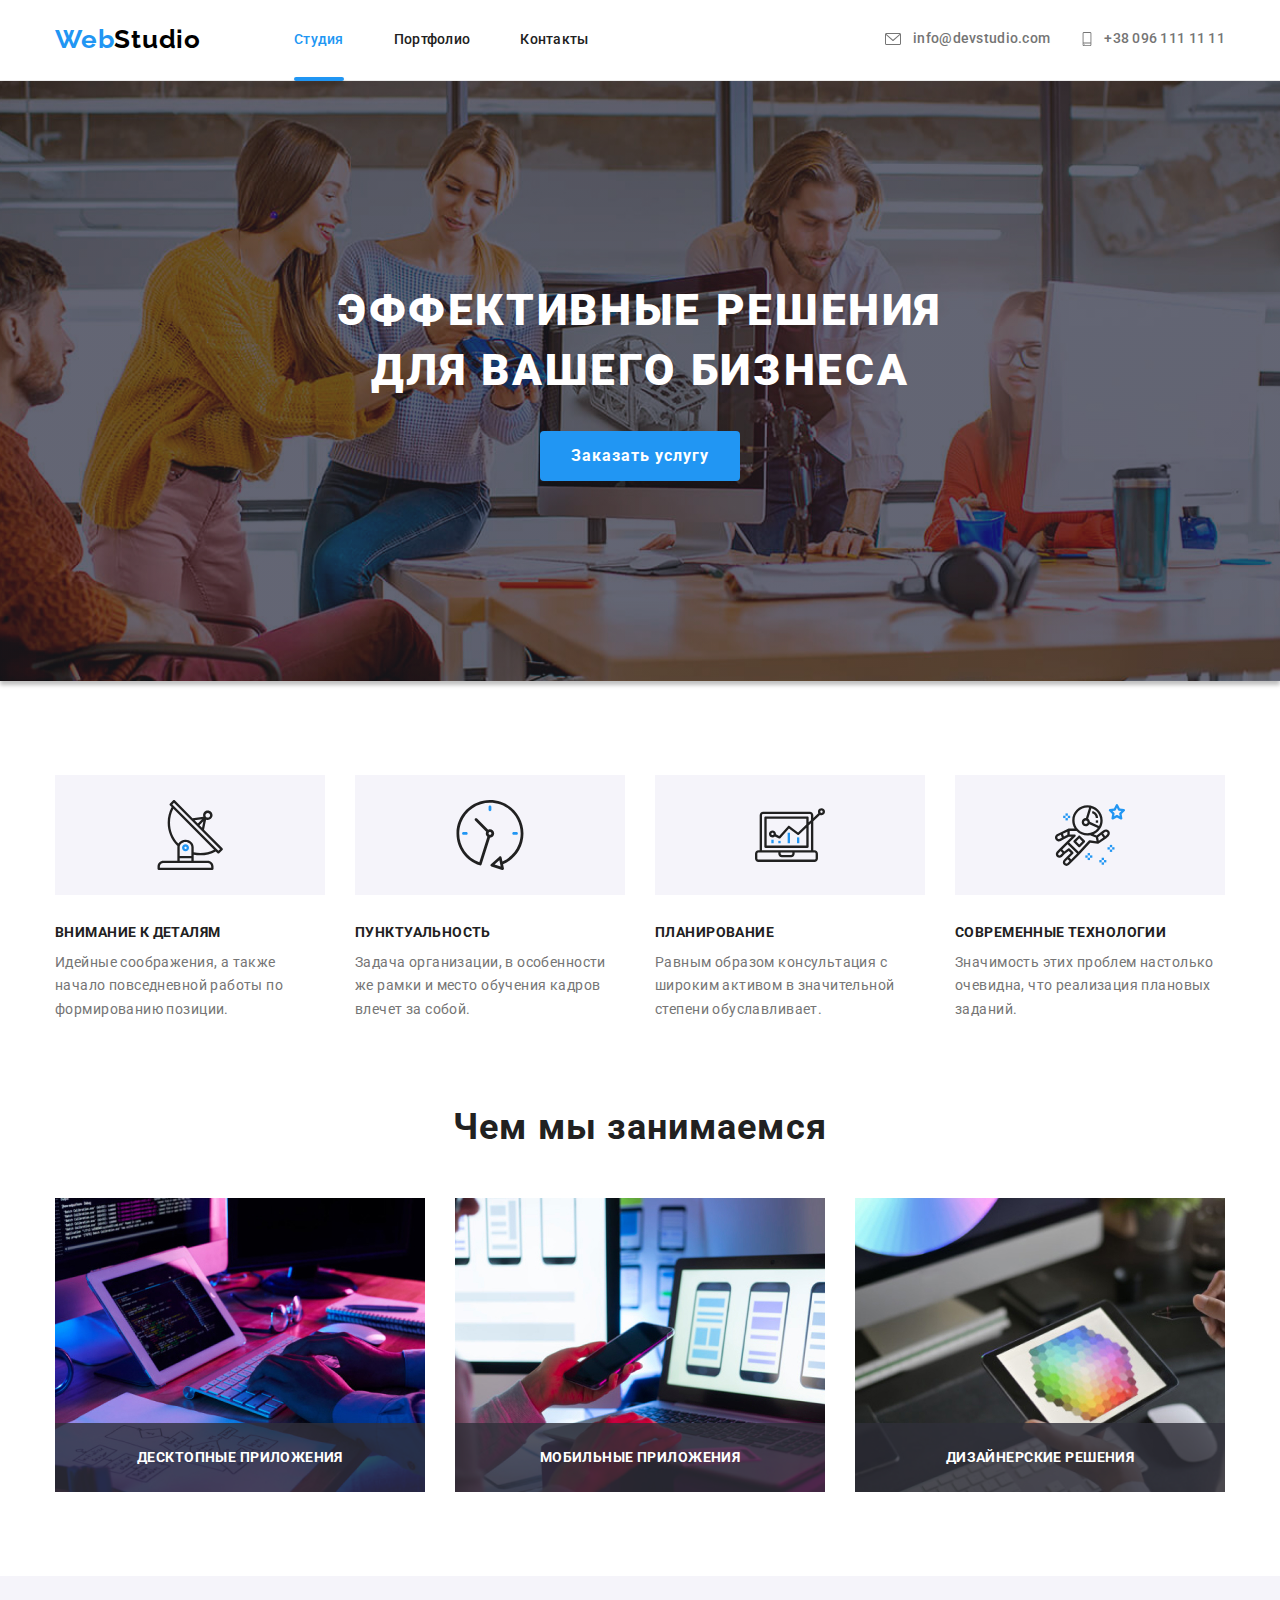
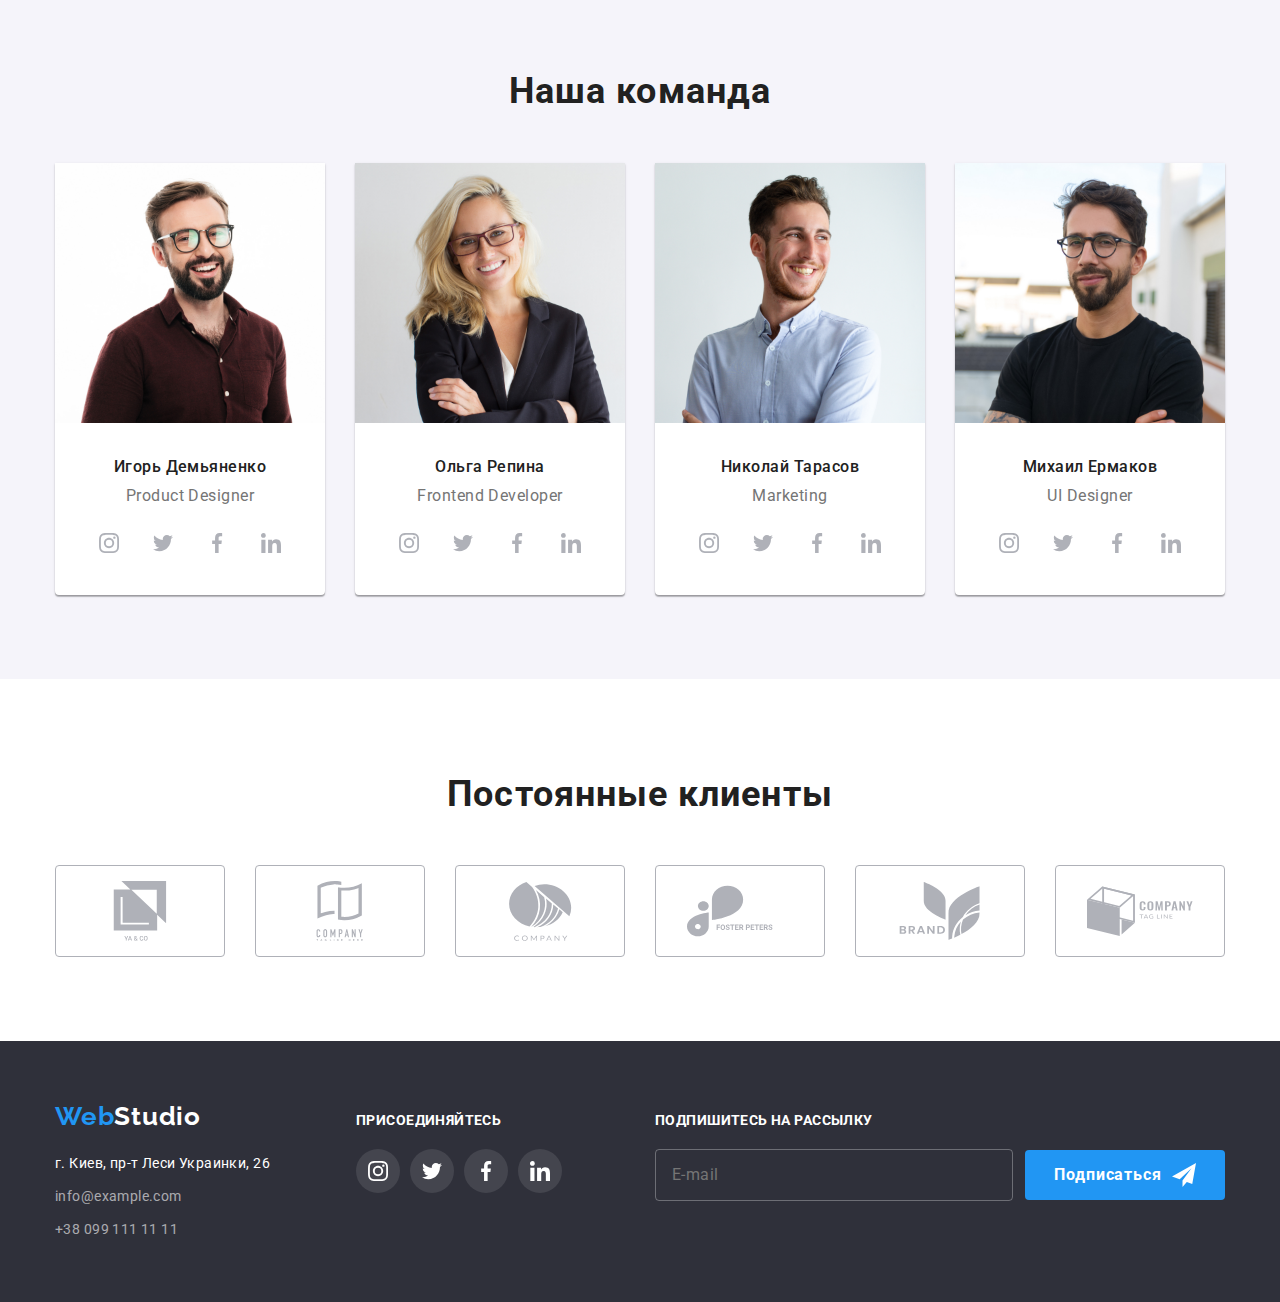
<file: index.html>
<!DOCTYPE html>
<html lang="en">
  <head>
    <meta charset="UTF-8" />
    <meta http-equiv="X-UA-Compatible" content="IE=edge" />
    <meta name="viewport" content="width=device-width, initial-scale=1.0" />
    <title>Document</title>
    <link
      rel="stylesheet"
      href="https://cdnjs.cloudflare.com/ajax/libs/modern-normalize/1.0.0/modern-normalize.min.css"
    />
    <link rel="stylesheet" href="css/main.min.css" />
    <link rel="preconnect" href="https://fonts.googleapis.com" />
    <link rel="preconnect" href="https://fonts.gstatic.com" crossorigin />
    <link
      href="https://fonts.googleapis.com/css2?family=Raleway:wght@700&family=Roboto:wght@400;500;700;900&display=swap"
      rel="stylesheet"
    />
  </head>
  <body class="body">
    <header class="header">
      <div class="container">
        <div class="header__content">
          <a href="index.html" class="header__logo logo"
            >Web<span class="logo__label logo__label--black">Studio</span></a
          >
          <nav class="header__nav">
            <ul class="header__nav-list">
              <li class="header__nav-item">
                <a
                  class="header__nav-link header__nav-link--active"
                  href="index.html"
                  >Студия</a
                >
              </li>
              <li class="header__nav-item">
                <a class="header__nav-link" href="portfolio.html">Портфолио</a>
              </li>
              <li class="header__nav-item">
                <a class="header__nav-link" href="#">Контакты</a>
              </li>
            </ul>
          </nav>
          <ul class="header__auth-nav-list">
            <li class="header__auth-nav-item">
              <a class="header__auth-nav-link" href="mailto:info@devstudio.com">
                <svg class="header__auth-nav-icon" width="20" height="16">
                  <use href="./images/icons.svg#icon-mail"></use>
                </svg>
                info@devstudio.com</a
              >
            </li>
            <li class="header__auth-nav-item">
              <a class="header__auth-nav-link" href="tel:+380961111111">
                <svg class="header__auth-nav-icon" width="14" height="20">
                  <use href="./images/icons.svg#icon-phone"></use>
                </svg>
                +38 096 111 11 11</a
              >
            </li>
          </ul>
        </div>
      </div>
    </header>
    <main class="main">
      <section class="hero">
        <div class="container">
          <h1 class="hero__title">Эффективные решения для вашего бизнеса</h1>
          <button class="hero__btn btn" data-modal-open>Заказать услугу</button>
        </div>
      </section>
      <section class="feature section">
        <div class="container">
          <ul class="feature__list">
            <li class="feature__item">
              <div class="feature__icon">
                <svg width="70" height="70">
                  <use href="./images/icons.svg#icon-antena"></use>
                </svg>
              </div>
              <h3 class="feature__title">Внимание к деталям</h3>
              <p class="feature__text">
                Идейные соображения, а также начало повседневной работы по
                формированию позиции.
              </p>
            </li>
            <li class="feature__item">
              <div class="feature__icon">
                <svg width="70" height="70">
                  <use href="./images/icons.svg#icon-clock"></use>
                </svg>
              </div>
              <h3 class="feature__title">Пунктуальность</h3>
              <p class="feature__text">
                Задача организации, в особенности же рамки и место обучения
                кадров влечет за собой.
              </p>
            </li>
            <li class="feature__item">
              <div class="feature__icon">
                <svg width="70" height="70">
                  <use href="./images/icons.svg#icon-diagram"></use>
                </svg>
              </div>
              <h3 class="feature__title">Планирование</h3>
              <p class="feature__text">
                Равным образом консультация с широким активом в значительной
                степени обуславливает.
              </p>
            </li>
            <li class="feature__item">
              <div class="feature__icon">
                <svg width="70" height="70">
                  <use href="./images/icons.svg#icon-astronaut"></use>
                </svg>
              </div>
              <h3 class="feature__title">Современные технологии</h3>
              <p class="feature__text">
                Значимость этих проблем настолько очевидна, что реализация
                плановых заданий.
              </p>
            </li>
          </ul>
        </div>
      </section>
      <section class="about section">
        <div class="container">
          <h2 class="about__title section__title">Чем мы занимаемся</h2>
          <ul class="about__list">
            <li class="about__item">
              <img
                class="about__img"
                src="images/index/box1.jpg"
                width="370"
                alt="Друкування тексту на планшеті"
              />
              <p class="about__text">Десктопные приложения</p>
            </li>
            <li class="about__item">
              <img
                class="about__img"
                src="images/index/box2.jpg"
                width="370"
                alt="Отримання нотифікації на телефон"
              />
              <p class="about__text">Мобильные приложения</p>
            </li>
            <li class="about__item">
              <img
                class="about__img"
                src="images/index/box3.jpg"
                width="370"
                alt="Графічний дизайн"
              />
              <p class="about__text">Дизайнерские решения</p>
            </li>
          </ul>
        </div>
      </section>
      <section class="team section">
        <div class="container">
          <h2 class="team__title section__title">Наша команда</h2>
          <ul class="team__list">
            <li class="team__item">
              <img
                class="team__photo"
                src="images/index/team_card1.jpg"
                width="270"
                alt="Игорь Демьяненко"
              />
              <div class="team__info">
                <h3 class="team__name">Игорь Демьяненко</h3>
                <p class="team__position">Product Designer</p>
                <ul class="social__list">
                  <li class="social__item">
                    <a
                      class="social__link"
                      href=""
                      target="blank"
                      aria-label="icon-instagram іконка"
                    >
                      <svg class="social__icon" width="20" height="20">
                        <use href="./images/icons.svg#icon-instagram"></use>
                      </svg>
                    </a>
                  </li>
                  <li class="social__item">
                    <a
                      class="social__link"
                      href=""
                      target="blank"
                      aria-label="icon-twitter іконка"
                    >
                      <svg class="social__icon" width="20" height="20">
                        <use href="./images/icons.svg#icon-twitter"></use>
                      </svg>
                    </a>
                  </li>
                  <li class="social__item">
                    <a
                      class="social__link"
                      href=""
                      target="blank"
                      aria-label="icon-facebook іконка"
                    >
                      <svg class="social__icon" width="20" height="20">
                        <use href="./images/icons.svg#icon-facebook"></use>
                      </svg>
                    </a>
                  </li>
                  <li class="social__item">
                    <a
                      class="social__link"
                      href=""
                      target="blank"
                      aria-label="icon-linkedin іконка"
                    >
                      <svg class="social__icon" width="20" height="20">
                        <use href="./images/icons.svg#icon-linkedin"></use>
                      </svg>
                    </a>
                  </li>
                </ul>
              </div>
            </li>
            <li class="team__item">
              <img
                class="team__photo"
                src="images/index/team_card2.jpg"
                width="270"
                alt="Ольга Репина"
              />
              <div class="team__info">
                <h3 class="team__name">Ольга Репина</h3>
                <p class="team__position">Frontend Developer</p>
                <ul class="social__list">
                  <li class="social__item">
                    <a
                      class="social__link"
                      href=""
                      target="blank"
                      aria-label="icon-instagram іконка"
                    >
                      <svg class="social__icon" width="20" height="20">
                        <use href="./images/icons.svg#icon-instagram"></use>
                      </svg>
                    </a>
                  </li>
                  <li class="social__item">
                    <a
                      class="social__link"
                      href=""
                      target="blank"
                      aria-label="icon-twitter іконка"
                    >
                      <svg class="social__icon" width="20" height="20">
                        <use href="./images/icons.svg#icon-twitter"></use>
                      </svg>
                    </a>
                  </li>
                  <li class="social__item">
                    <a
                      class="social__link"
                      href=""
                      target="blank"
                      aria-label="icon-facebook іконка"
                    >
                      <svg class="social__icon" width="20" height="20">
                        <use href="./images/icons.svg#icon-facebook"></use>
                      </svg>
                    </a>
                  </li>
                  <li class="social__item">
                    <a
                      class="social__link"
                      href=""
                      target="blank"
                      aria-label="icon-linkedin іконка"
                    >
                      <svg class="social__icon" width="20" height="20">
                        <use href="./images/icons.svg#icon-linkedin"></use>
                      </svg>
                    </a>
                  </li>
                </ul>
              </div>
            </li>
            <li class="team__item">
              <img
                class="team__photo"
                src="images/index/team_card3.jpg"
                width="270"
                alt="Николай Тарасов"
              />
              <div class="team__info">
                <h3 class="team__name">Николай Тарасов</h3>
                <p class="team__position">Marketing</p>
                <ul class="social__list">
                  <li class="social__item">
                    <a
                      class="social__link"
                      href=""
                      target="blank"
                      aria-label="icon-instagram іконка"
                    >
                      <svg class="social__icon" width="20" height="20">
                        <use href="./images/icons.svg#icon-instagram"></use>
                      </svg>
                    </a>
                  </li>
                  <li class="social__item">
                    <a
                      class="social__link"
                      href=""
                      target="blank"
                      aria-label="icon-twitter іконка"
                    >
                      <svg class="social__icon" width="20" height="20">
                        <use href="./images/icons.svg#icon-twitter"></use>
                      </svg>
                    </a>
                  </li>
                  <li class="social__item">
                    <a
                      class="social__link"
                      href=""
                      target="blank"
                      aria-label="icon-facebook іконка"
                    >
                      <svg class="social__icon" width="20" height="20">
                        <use href="./images/icons.svg#icon-facebook"></use>
                      </svg>
                    </a>
                  </li>
                  <li class="social__item">
                    <a
                      class="social__link"
                      href=""
                      target="blank"
                      aria-label="icon-linkedin іконка"
                    >
                      <svg class="social__icon" width="20" height="20">
                        <use href="./images/icons.svg#icon-linkedin"></use>
                      </svg>
                    </a>
                  </li>
                </ul>
              </div>
            </li>
            <li class="team__item">
              <img
                class="team__photo"
                src="images/index/team_card4.jpg"
                width="270"
                alt="Михаил Ермаков"
              />
              <div class="team__info">
                <h3 class="team__name">Михаил Ермаков</h3>
                <p class="team__position">UI Designer</p>
                <ul class="social__list">
                  <li class="social__item">
                    <a
                      class="social__link"
                      href=""
                      target="blank"
                      aria-label="icon-instagram іконка"
                    >
                      <svg class="social__icon" width="20" height="20">
                        <use href="./images/icons.svg#icon-instagram"></use>
                      </svg>
                    </a>
                  </li>
                  <li class="social__item">
                    <a
                      class="social__link"
                      href=""
                      target="blank"
                      aria-label="icon-twitter іконка"
                    >
                      <svg class="social__icon" width="20" height="20">
                        <use href="./images/icons.svg#icon-twitter"></use>
                      </svg>
                    </a>
                  </li>
                  <li class="social__item">
                    <a
                      class="social__link"
                      href=""
                      target="blank"
                      aria-label="icon-facebook іконка"
                    >
                      <svg class="social__icon" width="20" height="20">
                        <use href="./images/icons.svg#icon-facebook"></use>
                      </svg>
                    </a>
                  </li>
                  <li class="social__item">
                    <a
                      class="social__link"
                      href=""
                      target="blank"
                      aria-label="icon-linkedin іконка"
                    >
                      <svg class="social__icon" width="20" height="20">
                        <use href="./images/icons.svg#icon-linkedin"></use>
                      </svg>
                    </a>
                  </li>
                </ul>
              </div>
            </li>
          </ul>
        </div>
      </section>
      <section class="company section">
        <div class="container">
          <h2 class="company__title section__title">Постоянные клиенты</h2>
          <ul class="company__list">
            <li class="company__item">
              <a class="company__link" href="#">
                <svg class="company__icon" width="106" height="60">
                  <use href="./images/icons.svg#icon-company1"></use>
                </svg>
              </a>
            </li>
            <li class="company__item">
              <a class="company__link" href="#">
                <svg class="company__icon" width="106" height="60">
                  <use href="./images/icons.svg#icon-company2"></use>
                </svg>
              </a>
            </li>
            <li class="company__item">
              <a class="company__link" href="#">
                <svg class="company__icon" width="106" height="60">
                  <use href="./images/icons.svg#icon-company3"></use>
                </svg>
              </a>
            </li>
            <li class="company__item">
              <a class="company__link" href="#">
                <svg class="company__icon" width="106" height="60">
                  <use href="./images/icons.svg#icon-company4"></use>
                </svg>
              </a>
            </li>
            <li class="company__item">
              <a class="company__link" href="#">
                <svg class="company__icon" width="106" height="60">
                  <use href="./images/icons.svg#icon-company5"></use>
                </svg>
              </a>
            </li>
            <li class="company__item">
              <a class="company__link" href="#">
                <svg class="company__icon" width="106" height="60">
                  <use href="./images/icons.svg#icon-company6"></use>
                </svg>
              </a>
            </li>
          </ul>
        </div>
      </section>
    </main>
    <footer class="footer">
      <div class="container">
        <div class="footer__content">
          <div class="footer__info">
            <a href="index.html" class="logo"
              >Web<span class="logo__label logo__label--white">Studio</span></a
            >
            <address class="footer__address">
              <ul class="footer__contacts">
                <li class="footer__contact">
                  <a
                    class="footer__link footer__link--white"
                    href="https://goo.gl/maps/zgAAQjGGRxUYH8686"
                    >г. Киев, пр-т Леси Украинки, 26</a
                  >
                </li>
                <li class="footer__contact">
                  <a class="footer__link" href="mailto:info@example.com"
                    >info@example.com</a
                  >
                </li>
                <li class="footer__contact">
                  <a class="footer__link" href="tel:+380991111111"
                    >+38 099 111 11 11</a
                  >
                </li>
              </ul>
            </address>
          </div>
          <div class="footer__join">
            <h3 class="footer__title">присоединяйтесь</h3>
            <ul class="social__list">
              <li class="social__item">
                <a
                  class="social__link social__link--light_dark"
                  href=""
                  target="blank"
                  aria-label="icon-instagram іконка"
                >
                  <svg
                    class="social__icon social__icon--white"
                    width="20"
                    height="20"
                  >
                    <use href="./images/icons.svg#icon-instagram"></use>
                  </svg>
                </a>
              </li>
              <li class="social__item">
                <a
                  class="social__link social__link--light_dark"
                  href=""
                  target="blank"
                  aria-label="icon-twitter іконка"
                >
                  <svg
                    class="social__icon social__icon--white"
                    width="20"
                    height="20"
                  >
                    <use href="./images/icons.svg#icon-twitter"></use>
                  </svg>
                </a>
              </li>
              <li class="social__item">
                <a
                  class="social__link social__link--light_dark"
                  href=""
                  target="blank"
                  aria-label="icon-facebook іконка"
                >
                  <svg
                    class="social__icon social__icon--white"
                    width="20"
                    height="20"
                  >
                    <use href="./images/icons.svg#icon-facebook"></use>
                  </svg>
                </a>
              </li>
              <li class="social__item">
                <a
                  class="social__link social__link--light_dark"
                  href=""
                  target="blank"
                  aria-label="icon-linkedin іконка"
                >
                  <svg
                    class="social__icon social__icon--white"
                    width="20"
                    height="20"
                  >
                    <use href="./images/icons.svg#icon-linkedin"></use>
                  </svg>
                </a>
              </li>
            </ul>
          </div>
          <div class="footer__subscribe">
            <h3 class="footer__title">Подпишитесь на рассылку</h3>
            <form class="footer__form" action="#" name="subscribe">
              <label class="footer__label">
                <input
                  class="footer__input"
                  type="mail"
                  name="mail"
                  placeholder="E-mail"
                />
              </label>
              <button class="footer__btn" type="submit">
                Подписаться
                <svg class="footer__icon" width="24" height="24">
                  <use href="./images/icons.svg#icon-send"></use>
                </svg>
              </button>
            </form>
          </div>
        </div>
      </div>
    </footer>
    <div class="order-modal order-modal--hidden" data-modal>
      <div class="order-modal__content">
        <button class="order-modal__close-btn" data-modal-close>
          <svg class="order-modal__close-icon" width="18" height="18">
            <use href="./images/icons.svg#icon-close-button"></use>
          </svg>
        </button>
        <form class="order-modal__form" name="order-form" action="#">
          <div
            class="order-modal__form-content"
            role="group"
            aria-labelledby="order-modal__form-head"
          >
            <p id="order-modal__form-head" class="order-modal__form-head">
              Оставьте свои данные, мы вам перезвоним
            </p>
            <div class="order-modal__input-container">
              <label class="order-modal__label" for="name"> Имя </label>
              <input class="order-modal__input" type="text" name="name" />
              <svg class="order-modal__icon" width="18" height="18">
                <use href="./images/icons.svg#icon-modal-person"></use>
              </svg>
            </div>
            <div class="order-modal__input-container">
              <label class="order-modal__label" for="telephone">
                Телефон
              </label>
              <input class="order-modal__input" type="tel" name="telephone" />
              <svg class="order-modal__icon" width="18" height="18">
                <use href="./images/icons.svg#icon-modal-phone"></use>
              </svg>
            </div>
            <div class="order-modal__input-container">
              <label class="order-modal__label" for="email"> Почта </label>
              <input class="order-modal__input" type="email" name="email" />
              <svg class="order-modal__icon" width="18" height="18">
                <use href="./images/icons.svg#icon-modal-email"></use>
              </svg>
            </div>
            <div class="order-modal__input-container">
              <label class="order-modal__label" for="comment">
                Комментарий
              </label>
              <textarea
                class="order-modal__textarea"
                name="comment"
                placeholder="Введите текст"
              ></textarea>
            </div>
            <div class="order-modal__checkbox-container">
              <label class="order-modal__checkbox-label">
                <input
                  class="order-modal__checkbox-input"
                  type="checkbox"
                  name="aggrement"
                />
                <div class="order-modal__checkbox-box"></div>
                <svg class="order-modal__checkbox-icon" width="16" height="15">
                  <use href="./images/icons.svg#icon-checkbox-check"></use>
                </svg>
                Соглашаюсь с рассылкой и принимаю&nbsp;
                <a href="#" class="order-modal__checkbox-aggrement"
                  >Условия договора</a
                >
              </label>
            </div>
            <button class="order-modal__btn btn" type="submit">
              Отправить
            </button>
          </div>
        </form>
      </div>
    </div>
    <script src="./js/modal.js"></script>
  </body>
</html>
</file>
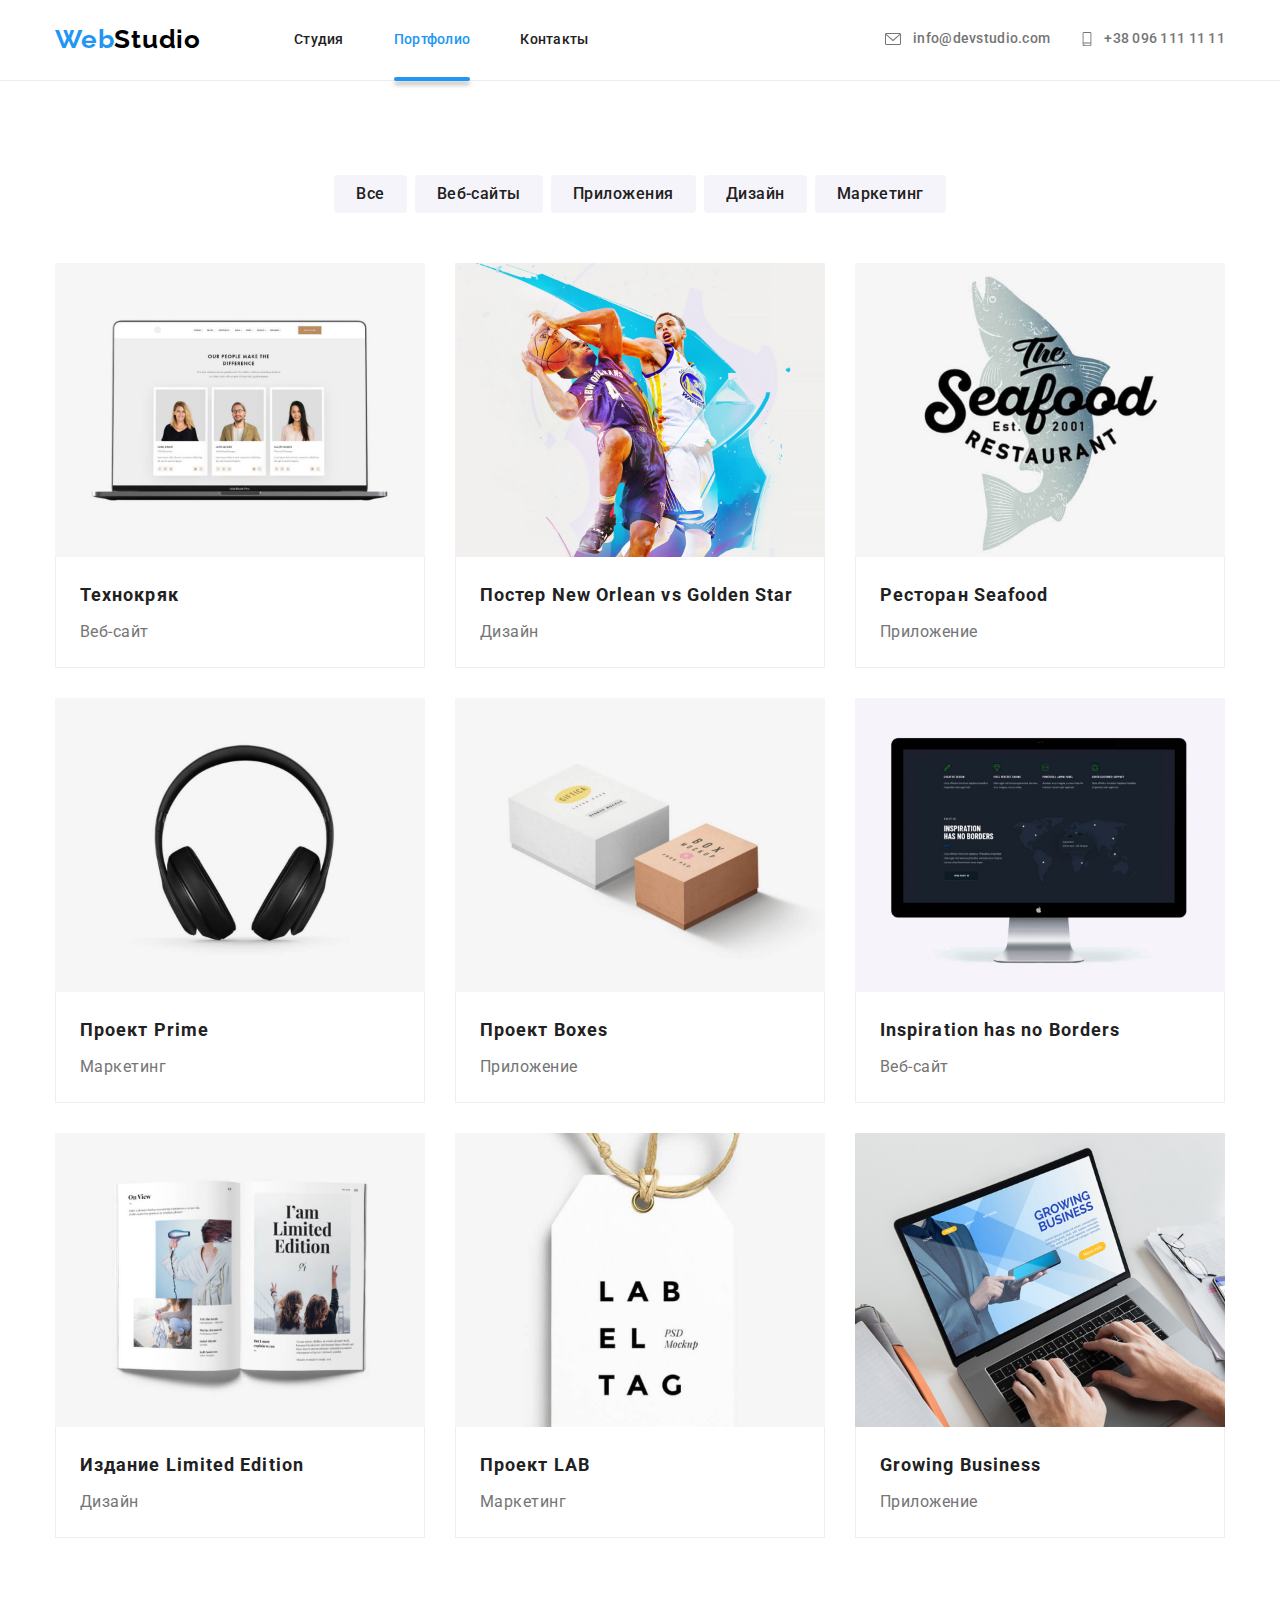
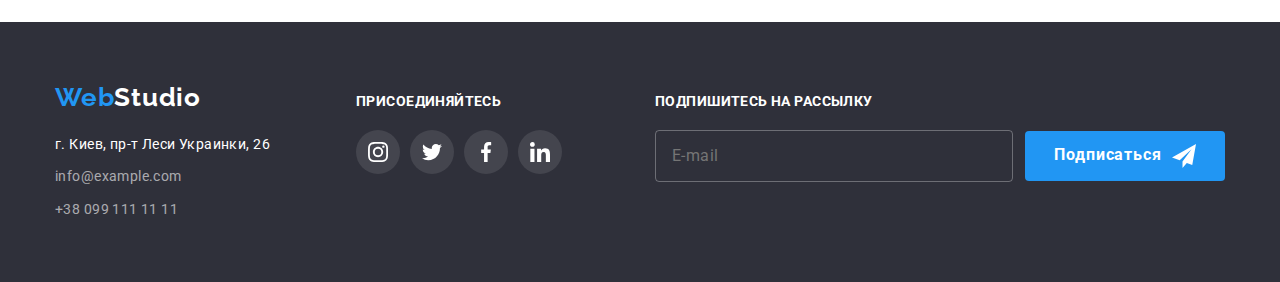
<file: portfolio.html>
<!DOCTYPE html>
<html lang="en">
  <head>
    <meta charset="UTF-8" />
    <meta http-equiv="X-UA-Compatible" content="IE=edge" />
    <meta name="viewport" content="width=\, initial-scale=1.0" />
    <title>Document</title>
    <link
      rel="stylesheet"
      href="https://cdnjs.cloudflare.com/ajax/libs/modern-normalize/1.0.0/modern-normalize.min.css"
    />
    <link rel="stylesheet" href="css/main.min.css" />
    <link rel="preconnect" href="https://fonts.googleapis.com" />
    <link rel="preconnect" href="https://fonts.gstatic.com" crossorigin />
    <link
      href="https://fonts.googleapis.com/css2?family=Raleway:wght@700&family=Roboto:wght@400;500;700;900&display=swap"
      rel="stylesheet"
    />
  </head>
  <body class="body">
    <header class="header">
      <div class="container">
        <div class="header__content">
          <a href="index.html" class="header__logo logo"
            >Web<span class="logo__label logo__label--black">Studio</span></a
          >
          <nav class="header__nav">
            <ul class="header__nav-list">
              <li class="header__nav-item">
                <a class="header__nav-link" href="index.html">Студия</a>
              </li>
              <li class="header__nav-item">
                <a
                  class="header__nav-link header__nav-link--active"
                  href="portfolio.html"
                  >Портфолио</a
                >
              </li>
              <li class="header__nav-item">
                <a class="header__nav-link" href="#">Контакты</a>
              </li>
            </ul>
          </nav>
          <ul class="header__auth-nav-list">
            <li class="header__auth-nav-item">
              <a class="header__auth-nav-link" href="mailto:info@devstudio.com">
                <svg class="header__auth-nav-icon" width="20" height="16">
                  <use href="./images/icons.svg#icon-mail"></use>
                </svg>
                info@devstudio.com</a
              >
            </li>
            <li class="header__auth-nav-item">
              <a class="header__auth-nav-link" href="tel:+380961111111">
                <svg class="header__auth-nav-icon" width="14" height="20">
                  <use href="./images/icons.svg#icon-phone"></use>
                </svg>
                +38 096 111 11 11</a
              >
            </li>
          </ul>
        </div>
      </div>
    </header>
    <main class="main">
      <section class="portfolio section">
        <div class="container">
          <ul class="portfolio__switchers">
            <li class="portfolio__switcher">
              <button class="portfolio__btn" type="button">Все</button>
            </li>
            <li class="portfolio__switcher">
              <button class="portfolio__btn" type="button">Веб-сайты</button>
            </li>
            <li class="portfolio__switcher">
              <button class="portfolio__btn" type="button">Приложения</button>
            </li>
            <li class="portfolio__switcher">
              <button class="portfolio__btn" type="button">Дизайн</button>
            </li>
            <li class="portfolio__switcher">
              <button class="portfolio__btn" type="button">Маркетинг</button>
            </li>
          </ul>
          <ul class="portfolio__list">
            <li class="portfolio__item">
              <img
                class="portfolio__img"
                src="images/portfolio/portfolio1.jpg"
                width="370"
                alt="Сторінка сайту"
              />
              <p class="portfolio__overlay">
                Ресурс предлагает комплексные предложения с разным уровнем
                функционала и сервисов. Все это позволит посетителю получить
                исчерпывающие сведения о компании или частном лице.
              </p>
              <div class="portfolio__info">
                <h3 class="portfolio__label">Технокряк</h3>
                <p class="portfolio__description">Веб-сайт</p>
              </div>
            </li>
            <li class="portfolio__item">
              <img
                class="portfolio__img"
                src="images/portfolio/portfolio2.jpg"
                width="370"
                alt="Постер"
              />
              <p class="portfolio__overlay">
                Ресурс предлагает комплексные предложения с разным уровнем
                функционала и сервисов. Все это позволит посетителю получить
                исчерпывающие сведения о компании или частном лице.
              </p>
              <div class="portfolio__info">
                <h3 class="portfolio__label">
                  Постер New Orlean vs Golden Star
                </h3>
                <p class="portfolio__description">Дизайн</p>
              </div>
            </li>
            <li class="portfolio__item">
              <img
                class="portfolio__img"
                src="images/portfolio/portfolio3.jpg"
                width="370"
                alt="Вивіска"
              />
              <p class="portfolio__overlay">
                Ресурс предлагает комплексные предложения с разным уровнем
                функционала и сервисов. Все это позволит посетителю получить
                исчерпывающие сведения о компании или частном лице.
              </p>
              <div class="portfolio__info">
                <h3 class="portfolio__label">Ресторан Seafood</h3>
                <p class="portfolio__description">Приложение</p>
              </div>
            </li>
            <li class="portfolio__item">
              <img
                class="portfolio__img"
                src="images/portfolio/portfolio4.jpg"
                width="370"
                alt="Навушники"
              />
              <p class="portfolio__overlay">
                Ресурс предлагает комплексные предложения с разным уровнем
                функционала и сервисов. Все это позволит посетителю получить
                исчерпывающие сведения о компании или частном лице.
              </p>
              <div class="portfolio__info">
                <h3 class="portfolio__label">Проект Prime</h3>
                <p class="portfolio__description">Маркетинг</p>
              </div>
            </li>
            <li class="portfolio__item">
              <img
                class="portfolio__img"
                src="images/portfolio/portfolio5.jpg"
                width="370"
                alt="Коробки"
              />
              <p class="portfolio__overlay">
                Ресурс предлагает комплексные предложения с разным уровнем
                функционала и сервисов. Все это позволит посетителю получить
                исчерпывающие сведения о компании или частном лице.
              </p>
              <div class="portfolio__info">
                <h3 class="portfolio__label">Проект Boxes</h3>
                <p class="portfolio__description">Приложение</p>
              </div>
            </li>
            <li class="portfolio__item">
              <img
                class="portfolio__img"
                src="images/portfolio/portfolio6.jpg"
                width="370"
                alt="Монітор"
              />
              <p class="portfolio__overlay">
                Ресурс предлагает комплексные предложения с разным уровнем
                функционала и сервисов. Все это позволит посетителю получить
                исчерпывающие сведения о компании или частном лице.
              </p>
              <div class="portfolio__info">
                <h3 class="portfolio__label">Inspiration has no Borders</h3>
                <p class="portfolio__description">Веб-сайт</p>
              </div>
            </li>
            <li class="portfolio__item">
              <img
                class="portfolio__img"
                src="images/portfolio/portfolio7.jpg"
                width="370"
                alt="Журнал"
              />
              <p class="portfolio__overlay">
                Ресурс предлагает комплексные предложения с разным уровнем
                функционала и сервисов. Все это позволит посетителю получить
                исчерпывающие сведения о компании или частном лице.
              </p>
              <div class="portfolio__info">
                <h3 class="portfolio__label">Издание Limited Edition</h3>
                <p class="portfolio__description">Дизайн</p>
              </div>
            </li>
            <li class="portfolio__item">
              <img
                class="portfolio__img"
                src="images/portfolio/portfolio8.jpg"
                width="370"
                alt="Бірка"
              />
              <p class="portfolio__overlay">
                Ресурс предлагает комплексные предложения с разным уровнем
                функционала и сервисов. Все это позволит посетителю получить
                исчерпывающие сведения о компании или частном лице.
              </p>
              <div class="portfolio__info">
                <h3 class="portfolio__label">Проект LAB</h3>
                <p class="portfolio__description">Маркетинг</p>
              </div>
            </li>
            <li class="portfolio__item">
              <img
                class="portfolio__img"
                src="images/portfolio/portfolio9.jpg"
                width="370"
                alt="Ноутбук"
              />
              <p class="portfolio__overlay">
                Ресурс предлагает комплексные предложения с разным уровнем
                функционала и сервисов. Все это позволит посетителю получить
                исчерпывающие сведения о компании или частном лице.
              </p>
              <div class="portfolio__info">
                <h3 class="portfolio__label">Growing Business</h3>
                <p class="portfolio__description">Приложение</p>
              </div>
            </li>
          </ul>
        </div>
      </section>
    </main>
    <footer class="footer">
      <div class="container">
        <div class="footer__content">
          <div class="footer__info">
            <a href="index.html" class="logo"
              >Web<span class="logo__label logo__label--white">Studio</span></a
            >
            <address class="footer__address">
              <ul class="footer__contacts">
                <li class="footer__contact">
                  <a
                    class="footer__link footer__link--white"
                    href="https://goo.gl/maps/zgAAQjGGRxUYH8686"
                    >г. Киев, пр-т Леси Украинки, 26</a
                  >
                </li>
                <li class="footer__contact">
                  <a class="footer__link" href="mailto:info@example.com"
                    >info@example.com</a
                  >
                </li>
                <li class="footer__contact">
                  <a class="footer__link" href="tel:+380991111111"
                    >+38 099 111 11 11</a
                  >
                </li>
              </ul>
            </address>
          </div>
          <div class="footer__join">
            <h3 class="footer__title">присоединяйтесь</h3>
            <ul class="social__list">
              <li class="social__item">
                <a
                  class="social__link social__link--light_dark"
                  href=""
                  target="blank"
                  aria-label="icon-instagram іконка"
                >
                  <svg
                    class="social__icon social__icon--white"
                    width="20"
                    height="20"
                  >
                    <use href="./images/icons.svg#icon-instagram"></use>
                  </svg>
                </a>
              </li>
              <li class="social__item">
                <a
                  class="social__link social__link--light_dark"
                  href=""
                  target="blank"
                  aria-label="icon-twitter іконка"
                >
                  <svg
                    class="social__icon social__icon--white"
                    width="20"
                    height="20"
                  >
                    <use href="./images/icons.svg#icon-twitter"></use>
                  </svg>
                </a>
              </li>
              <li class="social__item">
                <a
                  class="social__link social__link--light_dark"
                  href=""
                  target="blank"
                  aria-label="icon-facebook іконка"
                >
                  <svg
                    class="social__icon social__icon--white"
                    width="20"
                    height="20"
                  >
                    <use href="./images/icons.svg#icon-facebook"></use>
                  </svg>
                </a>
              </li>
              <li class="social__item">
                <a
                  class="social__link social__link--light_dark"
                  href=""
                  target="blank"
                  aria-label="icon-linkedin іконка"
                >
                  <svg
                    class="social__icon social__icon--white"
                    width="20"
                    height="20"
                  >
                    <use href="./images/icons.svg#icon-linkedin"></use>
                  </svg>
                </a>
              </li>
            </ul>
          </div>
          <div class="footer__subscribe">
            <h3 class="footer__title">Подпишитесь на рассылку</h3>
            <form class="footer__form" action="#" name="subscribe">
              <label class="footer__label">
                <input
                  class="footer__input"
                  type="mail"
                  name="mail"
                  placeholder="E-mail"
                />
              </label>
              <button class="footer__btn" type="submit">
                Подписаться
                <svg class="footer__icon" width="24" height="24">
                  <use href="./images/icons.svg#icon-send"></use>
                </svg>
              </button>
            </form>
          </div>
        </div>
      </div>
    </footer>
  </body>
</html>
</file>
<file: css/main.min.css>
h1,h2,h3,h4,h5,h6{margin:0}p{margin:0}ul{margin:0;padding:0;list-style:none}a:link{text-decoration:none}a:visited{text-decoration:none}a:hover{text-decoration:none}a:active{text-decoration:none}.body{color:#212121;font-family:"Roboto"}.container{width:1200px;margin:0 auto;padding:0 15px}.section{padding-top:94px;padding-bottom:84px}.section__title{color:#212121;font-weight:700;font-size:36px;line-height:1.17;text-align:center;letter-spacing:0.03em}.btn,.footer__btn{width:200px;height:50px;background-color:#2196f3;color:#fff;border-radius:4px;border-style:none;font-weight:700;font-size:16px;line-height:1.88;letter-spacing:0.06em;-webkit-transition:-webkit-box-shadow 250ms cubic-bezier(0.4, 0, 0.2, 1);transition:-webkit-box-shadow 250ms cubic-bezier(0.4, 0, 0.2, 1);transition:box-shadow 250ms cubic-bezier(0.4, 0, 0.2, 1);transition:box-shadow 250ms cubic-bezier(0.4, 0, 0.2, 1), -webkit-box-shadow 250ms cubic-bezier(0.4, 0, 0.2, 1)}.btn:hover,.footer__btn:hover,.btn:focus,.footer__btn:focus{-webkit-box-shadow:0px 4px 4px rgba(0,0,0,0.15);box-shadow:0px 4px 4px rgba(0,0,0,0.15);cursor:pointer}.logo{color:#2196f3;font-family:Raleway;font-weight:700;font-size:26px;line-height:1.19;letter-spacing:0.03em}.logo__label--black{color:#000}.logo__label--white{color:#fff}.social__list{display:-webkit-box;display:-ms-flexbox;display:flex;-webkit-box-pack:center;-ms-flex-pack:center;justify-content:center;-webkit-box-align:center;-ms-flex-align:center;align-items:center}.social__list>*:not(:last-child){margin-right:10px}.social__link{display:-webkit-box;display:-ms-flexbox;display:flex;-webkit-box-pack:center;-ms-flex-pack:center;justify-content:center;-webkit-box-align:center;-ms-flex-align:center;align-items:center;width:44px;height:44px;background-color:#fff;border-radius:50%;-webkit-transition:background-color 250ms cubic-bezier(0.4, 0, 0.2, 1);transition:background-color 250ms cubic-bezier(0.4, 0, 0.2, 1)}.social__link:hover,.social__link:focus{background-color:#2196f3}.social__icon{fill:#afb1b8;-webkit-transition:fill 250ms cubic-bezier(0.4, 0, 0.2, 1);transition:fill 250ms cubic-bezier(0.4, 0, 0.2, 1)}.social__link:hover .social__icon,.social__link:focus .social__icon{fill:#fff}.social__link--light_dark{background:rgba(255,255,255,0.1);-webkit-transition:background-color 250ms cubic-bezier(0.4, 0, 0.2, 1);transition:background-color 250ms cubic-bezier(0.4, 0, 0.2, 1)}.social__link--light_dark:hover,.social__link--light_dark:focus{background-color:#2196f3}.social__icon--white{fill:#fff}.header{border-bottom:1px solid #ececec;padding-top:24px;padding-bottom:25px}.header__content{display:-webkit-box;display:-ms-flexbox;display:flex;-webkit-box-pack:justify;-ms-flex-pack:justify;justify-content:space-between;-webkit-box-align:center;-ms-flex-align:center;align-items:center}.header__logo{margin-right:93px}.header__nav-list{display:-webkit-box;display:-ms-flexbox;display:flex;-webkit-box-pack:justify;-ms-flex-pack:justify;justify-content:space-between;-webkit-box-align:center;-ms-flex-align:center;align-items:center}.header__nav-list>*:not(:last-child){margin-right:50px}.header__nav-link{position:relative;color:#212121;font-weight:500;font-size:14px;line-height:1.14;letter-spacing:0.02em;-webkit-transition:color 250ms cubic-bezier(0.4, 0, 0.2, 1);transition:color 250ms cubic-bezier(0.4, 0, 0.2, 1)}.header__nav-link:hover,.header__nav-link:focus{color:#2196f3}.header__nav-link::after{position:absolute;bottom:-33.5px;left:0;content:"";display:block;width:100%;height:4px;background-color:#2196f3;-webkit-box-shadow:0px 4px 4px rgba(0,0,0,0.25);box-shadow:0px 4px 4px rgba(0,0,0,0.25);border-radius:2px;-webkit-transform:scaleX(0);transform:scaleX(0);-webkit-transition:-webkit-transform 250ms cubic-bezier(0.4, 0, 0.2, 1);transition:-webkit-transform 250ms cubic-bezier(0.4, 0, 0.2, 1);transition:transform 250ms cubic-bezier(0.4, 0, 0.2, 1);transition:transform 250ms cubic-bezier(0.4, 0, 0.2, 1), -webkit-transform 250ms cubic-bezier(0.4, 0, 0.2, 1)}.header__nav-link:hover::after,.header__nav-link:focus::after{-webkit-transform:scaleX(1);transform:scaleX(1)}.header__nav-link--active{color:#2196f3}.header__nav-link--active::after{-webkit-transform:scaleX(1);transform:scaleX(1)}.header__auth-nav-list{display:-webkit-box;display:-ms-flexbox;display:flex;-webkit-box-pack:justify;-ms-flex-pack:justify;justify-content:space-between;-webkit-box-align:center;-ms-flex-align:center;align-items:center;margin-left:auto}.header__auth-nav-list>*:not(:last-child){margin-right:30px}.header__auth-nav-link{display:-webkit-box;display:-ms-flexbox;display:flex;-webkit-box-pack:justify;-ms-flex-pack:justify;justify-content:space-between;-webkit-box-align:center;-ms-flex-align:center;align-items:center;color:#757575;font-weight:500;font-size:14px;line-height:1.14;letter-spacing:0.02em;-webkit-transition:color 250ms cubic-bezier(0.4, 0, 0.2, 1);transition:color 250ms cubic-bezier(0.4, 0, 0.2, 1)}.header__auth-nav-link:hover,.header__auth-nav-link:focus{color:#2196f3}.header__auth-nav-icon{margin-right:10px;fill:currentColor}.hero{background-color:#2f303a;padding-top:200px;padding-bottom:200px;text-align:center;background-image:-webkit-gradient(linear, left top, left bottom, from(#2f303a66), to(#2f303a66)),url(../images/index/img_overlay.jpg);background-image:linear-gradient(#2f303a66, #2f303a66),url(../images/index/img_overlay.jpg);background-repeat:no-repeat;background-position:center;-webkit-box-shadow:0px 4px 4px rgba(0,0,0,0.25);box-shadow:0px 4px 4px rgba(0,0,0,0.25)}.hero__title{color:#fff;font-weight:900;font-size:44px;line-height:1.36;letter-spacing:0.06em;text-transform:uppercase;width:696px;margin:0 auto 30px}.feature__list{display:-webkit-box;display:-ms-flexbox;display:flex;-webkit-box-pack:justify;-ms-flex-pack:justify;justify-content:space-between;-webkit-box-align:center;-ms-flex-align:center;align-items:center}.feature__item{max-width:270px}.feature__icon{display:-webkit-box;display:-ms-flexbox;display:flex;-webkit-box-pack:center;-ms-flex-pack:center;justify-content:center;-webkit-box-align:center;-ms-flex-align:center;align-items:center;height:120px;width:270px;background-color:#f5f4fa;margin-bottom:30px}.feature__title{color:#212121;font-weight:700;font-size:14px;line-height:1.14;letter-spacing:0.03em;text-transform:uppercase;margin-bottom:10px}.feature__text{color:#757575;font-size:14px;line-height:1.71;letter-spacing:0.03em}.about{padding-top:0}.about__title{margin-bottom:50px}.about__list{display:-webkit-box;display:-ms-flexbox;display:flex;-webkit-box-pack:justify;-ms-flex-pack:justify;justify-content:space-between;-webkit-box-align:center;-ms-flex-align:center;align-items:center}.about__item{position:relative;max-width:370px}.about__img{display:block}.about__text{position:absolute;bottom:0;color:#fff;font-weight:700;font-size:14px;line-height:1.14;text-align:center;letter-spacing:0.03em;text-transform:uppercase;background-color:rgba(47,48,58,0.8);padding:27px 0;width:100%}.team{background-color:#f5f4fa}.team__title{margin-bottom:50px}.team__list{display:-webkit-box;display:-ms-flexbox;display:flex;-webkit-box-pack:justify;-ms-flex-pack:justify;justify-content:space-between;-webkit-box-align:center;-ms-flex-align:center;align-items:center}.team__item{background-color:#fff;-webkit-box-shadow:0px 1px 3px rgba(0,0,0,0.12),0px 1px 1px rgba(0,0,0,0.14),0px 2px 1px rgba(0,0,0,0.2);box-shadow:0px 1px 3px rgba(0,0,0,0.12),0px 1px 1px rgba(0,0,0,0.14),0px 2px 1px rgba(0,0,0,0.2);border-radius:0px 0px 4px 4px;width:270px}.team__info{padding:30px 0}.team__name{color:#212121;font-weight:500;font-size:16px;line-height:1.19;text-align:center;letter-spacing:0.03em;margin-bottom:10px}.team__position{color:#757575;font-size:16px;line-height:1.19;text-align:center;letter-spacing:0.03em;margin-bottom:16px}.company__title{margin-bottom:50px}.company__list{display:-webkit-box;display:-ms-flexbox;display:flex;-webkit-box-pack:justify;-ms-flex-pack:justify;justify-content:space-between;-webkit-box-align:center;-ms-flex-align:center;align-items:center}.company__link{display:-webkit-box;display:-ms-flexbox;display:flex;-webkit-box-pack:center;-ms-flex-pack:center;justify-content:center;-webkit-box-align:center;-ms-flex-align:center;align-items:center;border:1px solid #afb1b8;border-radius:4px;height:92px;width:170px;-webkit-transition:border-color 250ms cubic-bezier(0.4, 0, 0.2, 1),fill 250ms cubic-bezier(0.4, 0, 0.2, 1);transition:border-color 250ms cubic-bezier(0.4, 0, 0.2, 1),fill 250ms cubic-bezier(0.4, 0, 0.2, 1)}.company__link:hover,.company__link:focus{border-color:#2196f3;fill:#2196f3}.company__icon{fill:#afb1b8;-webkit-transition:fill 250ms cubic-bezier(0.4, 0, 0.2, 1);transition:fill 250ms cubic-bezier(0.4, 0, 0.2, 1)}.company__link:hover .company__icon,.company__link:focus .company__icon{fill:#2196f3}.portfolio__switchers{display:-webkit-box;display:-ms-flexbox;display:flex;-webkit-box-pack:center;-ms-flex-pack:center;justify-content:center;-webkit-box-align:center;-ms-flex-align:center;align-items:center;margin-bottom:50px}.portfolio__switchers>*:not(:last-child){margin-right:8px}.portfolio__btn{background-color:#f5f4fa;color:#212121;font-family:"Roboto";font-weight:500;font-size:16px;line-height:1.62;text-align:center;letter-spacing:0.03em;border-radius:4px;border:0;padding:6px 22px;cursor:pointer;-webkit-transition:color 250ms cubic-bezier(0.4, 0, 0.2, 1),background-color 250ms cubic-bezier(0.4, 0, 0.2, 1),-webkit-box-shadow 250ms cubic-bezier(0.4, 0, 0.2, 1);transition:color 250ms cubic-bezier(0.4, 0, 0.2, 1),background-color 250ms cubic-bezier(0.4, 0, 0.2, 1),-webkit-box-shadow 250ms cubic-bezier(0.4, 0, 0.2, 1);transition:color 250ms cubic-bezier(0.4, 0, 0.2, 1),background-color 250ms cubic-bezier(0.4, 0, 0.2, 1),box-shadow 250ms cubic-bezier(0.4, 0, 0.2, 1);transition:color 250ms cubic-bezier(0.4, 0, 0.2, 1),background-color 250ms cubic-bezier(0.4, 0, 0.2, 1),box-shadow 250ms cubic-bezier(0.4, 0, 0.2, 1),-webkit-box-shadow 250ms cubic-bezier(0.4, 0, 0.2, 1)}.portfolio__btn:hover,.portfolio__btn:focus{color:#fff;background-color:#2196f3;-webkit-box-shadow:0px 3px 1px rgba(0,0,0,0.1),0px 1px 2px rgba(0,0,0,0.08),0px 2px 2px rgba(0,0,0,0.12);box-shadow:0px 3px 1px rgba(0,0,0,0.1),0px 1px 2px rgba(0,0,0,0.08),0px 2px 2px rgba(0,0,0,0.12)}.portfolio__list{display:-webkit-box;display:-ms-flexbox;display:flex;-ms-flex-wrap:wrap;flex-wrap:wrap;margin-right:-30px;margin-bottom:-30px}.portfolio__item{position:relative;margin-right:30px;margin-bottom:30px;-ms-flex-preferred-size:370px;flex-basis:370px;-webkit-transition:-webkit-box-shadow 250ms cubic-bezier(0.4, 0, 0.2, 1);transition:-webkit-box-shadow 250ms cubic-bezier(0.4, 0, 0.2, 1);transition:box-shadow 250ms cubic-bezier(0.4, 0, 0.2, 1);transition:box-shadow 250ms cubic-bezier(0.4, 0, 0.2, 1), -webkit-box-shadow 250ms cubic-bezier(0.4, 0, 0.2, 1);overflow:hidden}.portfolio__item:hover{cursor:pointer;-webkit-box-shadow:0px 1px 1px rgba(0,0,0,0.12),0px 4px 4px rgba(0,0,0,0.06),1px 4px 6px rgba(0,0,0,0.16);box-shadow:0px 1px 1px rgba(0,0,0,0.12),0px 4px 4px rgba(0,0,0,0.06),1px 4px 6px rgba(0,0,0,0.16)}.portfolio__img{position:relative;display:block;z-index:1}.portfolio__overlay{position:absolute;font-size:18px;line-height:1.56;letter-spacing:0.03em;color:#fff;background-color:#2196f3e5;text-align:left;padding:63px 24px;z-index:2;-webkit-transition:-webkit-transform 250ms cubic-bezier(0.4, 0, 0.2, 1);transition:-webkit-transform 250ms cubic-bezier(0.4, 0, 0.2, 1);transition:transform 250ms cubic-bezier(0.4, 0, 0.2, 1);transition:transform 250ms cubic-bezier(0.4, 0, 0.2, 1), -webkit-transform 250ms cubic-bezier(0.4, 0, 0.2, 1)}.portfolio__item:hover .portfolio__overlay,.portfolio__item:focus .portfolio__overlay{-webkit-transform:translateY(-100%);transform:translateY(-100%)}.portfolio__info{position:relative;border-width:0px 1px 1px;border-style:solid;border-color:#eee;padding:20px 24px;background-color:#fff;z-index:3}.portfolio__label{color:#212121;font-weight:700;font-size:18px;line-height:2;letter-spacing:0.06em;margin-bottom:4px}.portfolio__description{color:#757575;font-size:16px;line-height:1.87;letter-spacing:0.03em}.footer{background-color:#2f303a;padding-top:60px;padding-bottom:60px}.footer__content{display:-webkit-inline-box;display:-ms-inline-flexbox;display:inline-flex;-webkit-box-align:baseline;-ms-flex-align:baseline;align-items:baseline}.footer__contacts{text-align:left;width:231px;margin-top:20px}.footer__contacts>*:not(:last-child){margin-bottom:9px}.footer__link{color:rgba(255,255,255,0.6);font-style:normal;font-size:14px;line-height:1.71;letter-spacing:0.03em}.footer__link--white{color:#fff}.footer__join{margin-left:70px;width:206px}.footer__title{font-weight:700;font-size:14px;line-height:1.14;letter-spacing:0.03em;text-transform:uppercase;color:#fff;margin-bottom:20px}.footer__subscribe{margin-left:93px;width:570px}.footer__form{display:-webkit-box;display:-ms-flexbox;display:flex;-webkit-box-pack:justify;-ms-flex-pack:justify;justify-content:space-between;-webkit-box-align:center;-ms-flex-align:center;align-items:center}.footer__input{padding:15px 16px;width:358px;background-color:#2196f300;border:1px solid rgba(255,255,255,0.3);border-radius:4px;font-size:16px;line-height:1.25;letter-spacing:0.03em;color:rgba(255,255,255,0.6)}.footer__btn{display:-webkit-box;display:-ms-flexbox;display:flex;-webkit-box-align:center;-ms-flex-align:center;align-items:center;-webkit-box-pack:center;-ms-flex-pack:center;justify-content:center}.footer__icon{fill:#fff;margin-left:10px}.order-modal{cursor:not-allowed;display:-webkit-box;display:-ms-flexbox;display:flex;margin:auto;background-color:rgba(0,0,0,0.2);position:fixed;left:0;right:0;top:0;bottom:0;-webkit-transition:opacity 250ms cubic-bezier(0.4, 0, 0.2, 1),visibility 250ms cubic-bezier(0.4, 0, 0.2, 1);transition:opacity 250ms cubic-bezier(0.4, 0, 0.2, 1),visibility 250ms cubic-bezier(0.4, 0, 0.2, 1)}.order-modal--hidden{visibility:hidden;opacity:0;pointer-events:none}.order-modal__content{min-width:528px;min-height:581px;background-color:#fff;-webkit-box-shadow:0px 1px 3px rgba(0,0,0,0.12),0px 1px 1px rgba(0,0,0,0.14),0px 2px 1px rgba(0,0,0,0.2);box-shadow:0px 1px 3px rgba(0,0,0,0.12),0px 1px 1px rgba(0,0,0,0.14),0px 2px 1px rgba(0,0,0,0.2);border-radius:4px;margin:auto;cursor:initial;padding:40px;position:relative}.order-modal__close-btn{width:30px;height:30px;background-color:#fff;border:1px solid rgba(0,0,0,0.1);border-radius:50%;display:-webkit-box;display:-ms-flexbox;display:flex;-webkit-box-pack:center;-ms-flex-pack:center;justify-content:center;-webkit-box-align:center;-ms-flex-align:center;align-items:center;position:absolute;top:8px;right:8px;cursor:pointer}.order-modal__form-content{display:-webkit-box;display:-ms-flexbox;display:flex;-webkit-box-orient:vertical;-webkit-box-direction:normal;-ms-flex-direction:column;flex-direction:column;-webkit-box-align:center;-ms-flex-align:center;align-items:center}.order-modal__form-head{font-weight:700;font-size:20px;line-height:1.15;letter-spacing:0.03em;color:#212121;margin-bottom:12px}.order-modal__input-container{position:relative;margin-bottom:10px;display:-webkit-box;display:-ms-flexbox;display:flex;-webkit-box-orient:vertical;-webkit-box-direction:normal;-ms-flex-direction:column;flex-direction:column;width:100%}.order-modal__label{font-size:12px;line-height:1.17;letter-spacing:0.01em;color:#757575;margin-bottom:4px}.order-modal__input{cursor:pointer;height:40px;border:1px solid rgba(33,33,33,0.2);border-radius:4px;outline:none;padding:11px 12px 11px 42px;-webkit-transition:border-color 250ms cubic-bezier(0.4, 0, 0.2, 1);transition:border-color 250ms cubic-bezier(0.4, 0, 0.2, 1)}.order-modal__input:focus{border-color:#2196f3}.order-modal__textarea{cursor:pointer;resize:none;height:120px;border:1px solid rgba(33,33,33,0.2);border-radius:4px;outline:none;font-size:12px;line-height:1.17;letter-spacing:0.01em;color:rgba(117,117,117,0.5);padding:12px 16px;-webkit-transition:border-color 250ms cubic-bezier(0.4, 0, 0.2, 1);transition:border-color 250ms cubic-bezier(0.4, 0, 0.2, 1)}.order-modal__textarea:focus{border-color:#2196f3}.order-modal__icon{position:absolute;left:12px;bottom:11px;-webkit-transition:fill 250ms cubic-bezier(0.4, 0, 0.2, 1);transition:fill 250ms cubic-bezier(0.4, 0, 0.2, 1)}.order-modal__input:focus ~ .order-modal__icon{fill:#2196f3}.order-modal__checkbox-container{font-size:14px;line-height:1.71;letter-spacing:0.03em;color:#757575;margin-top:10px;margin-bottom:30px;position:relative}.order-modal__checkbox-label{display:-webkit-box;display:-ms-flexbox;display:flex;-webkit-box-align:center;-ms-flex-align:center;align-items:center;position:relative}.order-modal__checkbox-aggrement{-webkit-text-decoration-line:underline;text-decoration-line:underline;color:#2196f3}.order-modal__checkbox-input{position:absolute;cursor:pointer;opacity:0}.order-modal__checkbox-box{display:-webkit-box;display:-ms-flexbox;display:flex;-webkit-box-align:center;-ms-flex-align:center;align-items:center;margin-right:7px;width:16px;height:15px;border:2px solid #212121;border-radius:2px}.order-modal__checkbox-input:checked ~ .order-modal__checkbox-box{background-color:#2196f3;border-color:#2196f3}.order-modal__checkbox-icon{visibility:hidden;position:absolute}.order-modal__checkbox-input:checked ~ .order-modal__checkbox-icon{visibility:visible}
/*# sourceMappingURL=main.min.css.map */
</file>
